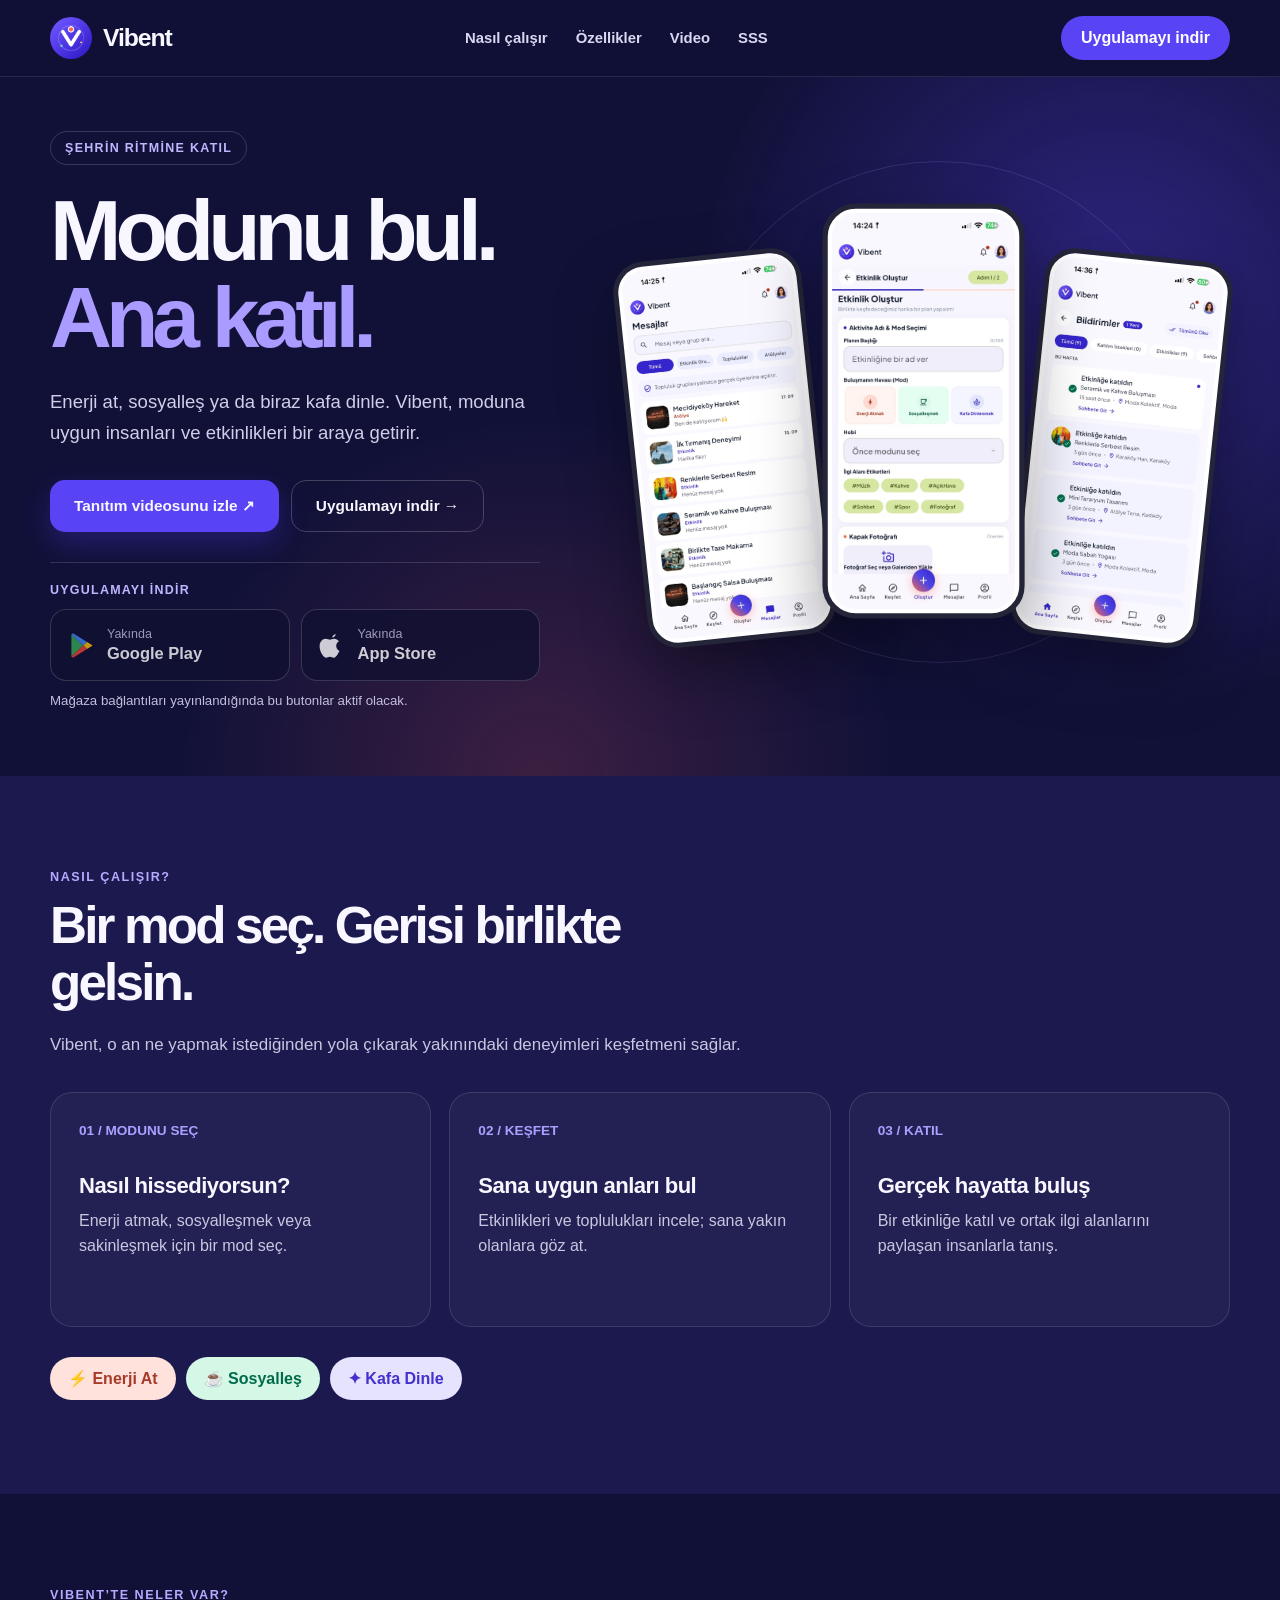
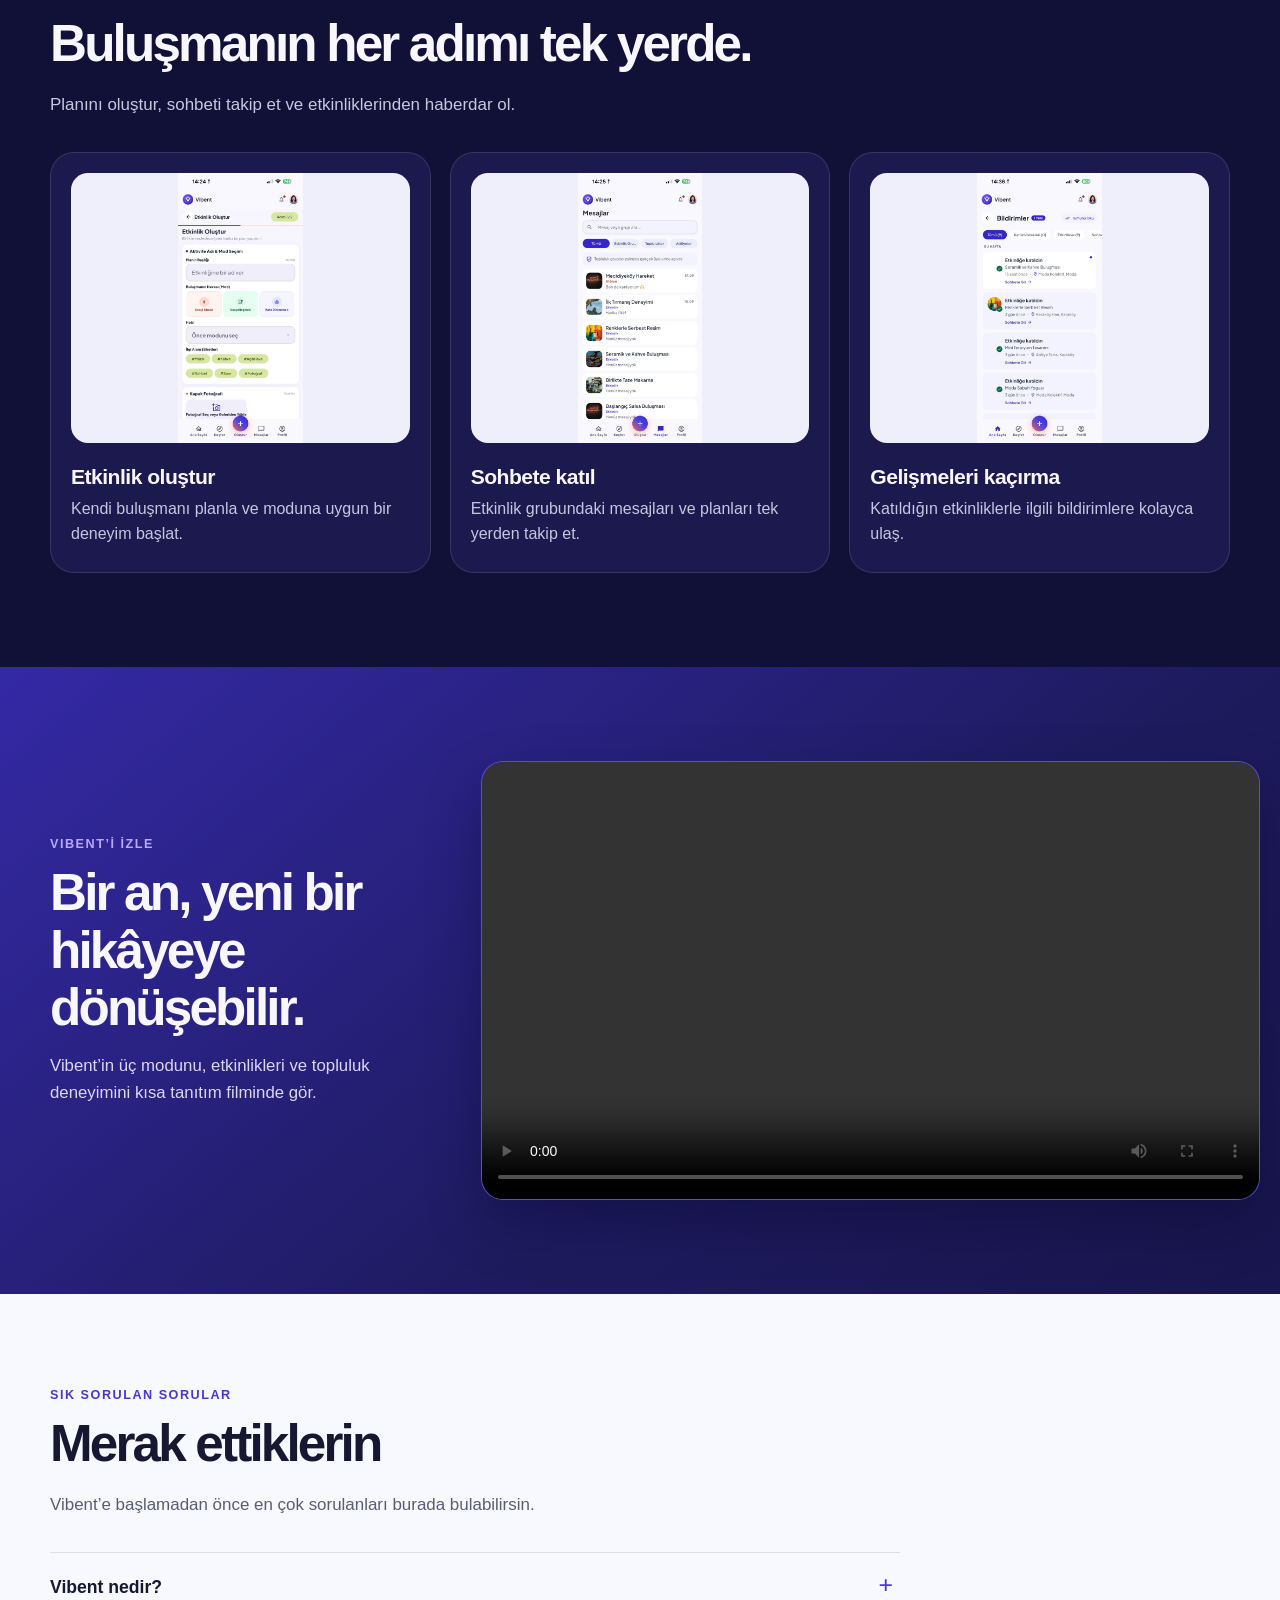
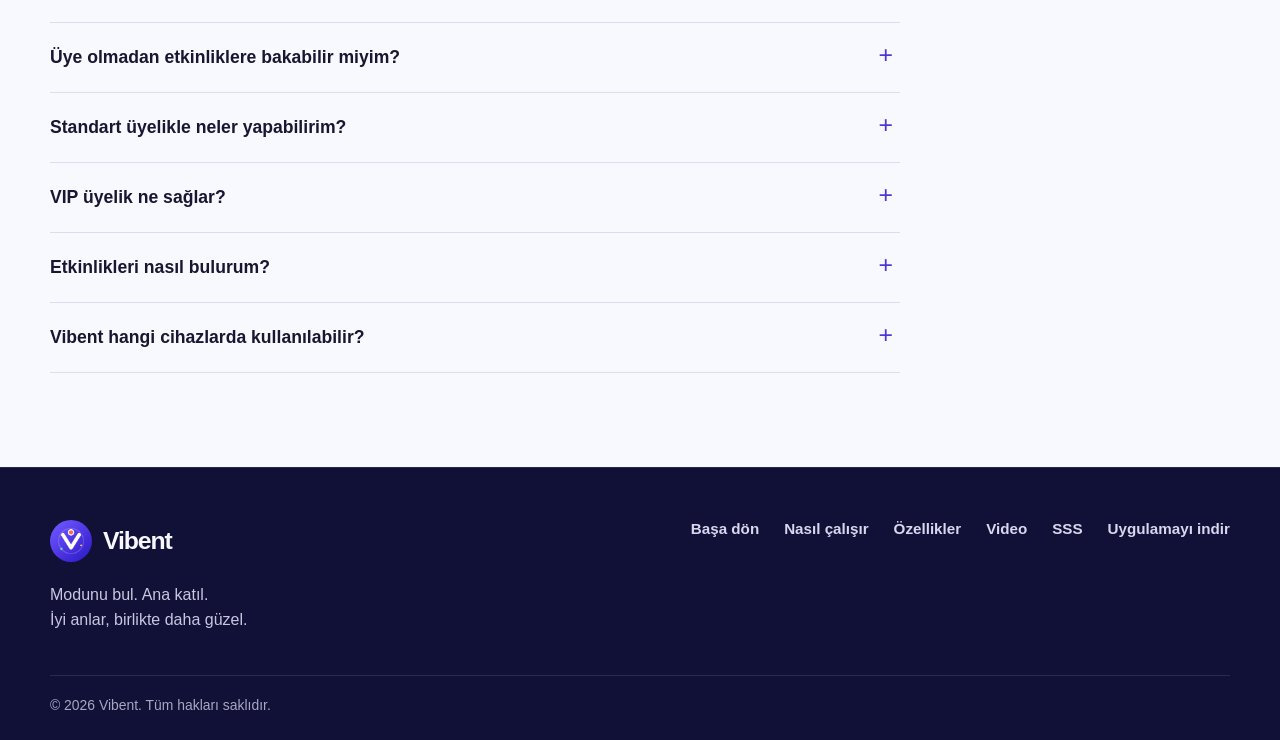
<file: index.html>
<!doctype html>
<html lang="tr">
<head>
  <meta charset="utf-8">
  <meta name="viewport" content="width=device-width, initial-scale=1">
  <meta name="theme-color" content="#171444">
  <meta name="description" content="Vibent ile moduna uygun etkinlikleri ve toplulukları keşfet. Yeni insanlarla gerçek hayatta buluş, istersen kendi etkinliğini oluştur.">
  <title>Vibent — Modunu bul. Ana katıl.</title>
  <link rel="icon" type="image/png" href="assets/vibent-icon.png">
  <style>
    :root { font-family: Inter, ui-sans-serif, -apple-system, BlinkMacSystemFont, "Segoe UI", sans-serif; color:#f8f7ff; background:#111138; scroll-behavior:smooth; }
    * { box-sizing:border-box; }
    body { margin:0; min-width:320px; }
    a { color:inherit; text-decoration:none; }
    button, summary { font:inherit; }
    img { display:block; max-width:100%; }
    section[id] { scroll-margin-top:92px; }
    .container { width:min(100% - 48px, 1180px); margin-inline:auto; }
    .site-header { position:sticky; top:0; z-index:30; background:rgba(17,17,56,.92); backdrop-filter:blur(18px); border-bottom:1px solid rgba(255,255,255,.1); }
    .header-inner { min-height:76px; display:flex; align-items:center; justify-content:space-between; gap:24px; }
    .brand { display:inline-flex; align-items:center; gap:11px; font-size:1.55rem; font-weight:800; letter-spacing:-.045em; white-space:nowrap; }
    .brand img { width:42px; height:42px; border-radius:50%; }
    .desktop-nav { display:flex; align-items:center; gap:28px; color:#dad8f0; font-size:.93rem; font-weight:600; }
    .desktop-nav a:hover, .footer-links a:hover { color:#fff; }
    .pill-link { display:inline-flex; align-items:center; justify-content:center; min-height:44px; padding:0 20px; border-radius:999px; background:#5844f5; color:#fff; font-weight:700; transition:background .2s, transform .2s; }
    .pill-link:hover { background:#7160ff; transform:translateY(-2px); }
    .mobile-nav { display:none; }
    .hero { position:relative; isolation:isolate; overflow:hidden; background:radial-gradient(circle at 87% 32%,rgba(91,69,246,.39),transparent 34%),radial-gradient(circle at 42% 100%,rgba(255,96,112,.18),transparent 35%),#111138; }
    .hero::before { content:""; position:absolute; z-index:-1; width:500px; height:500px; border:1px solid rgba(185,171,255,.15); border-radius:50%; right:7%; top:12%; }
    .hero-inner { min-height:650px; display:grid; grid-template-columns:minmax(0,48%) minmax(0,52%); align-items:center; gap:0; padding-block:54px 65px; }
    .eyebrow { display:inline-flex; margin-bottom:22px; padding:9px 14px; border:1px solid rgba(255,255,255,.16); border-radius:999px; color:#beb7ff; font-size:.78rem; font-weight:800; letter-spacing:.105em; }
    h1 { margin:0; font-size:clamp(3.5rem,6.7vw,5.75rem); line-height:1.01; letter-spacing:-.07em; font-weight:850; }
    h1 span { color:#a99bff; }
    .hero-copy>p { max-width:480px; margin:27px 0 32px; color:#d1cee9; font-size:1.16rem; line-height:1.65; }
    .actions { display:flex; flex-wrap:wrap; gap:12px; }
    .button { display:inline-flex; align-items:center; justify-content:center; min-height:52px; padding:0 24px; border-radius:15px; font-size:.96rem; font-weight:750; transition:transform .2s, background .2s; }
    .button:hover { transform:translateY(-2px); }
    .button.primary { background:#5844f5; box-shadow:0 12px 28px rgba(80,55,230,.3); }
    .button.primary:hover { background:#7261ff; }
    .button.secondary { border:1px solid rgba(255,255,255,.2); }
    .button.secondary:hover { background:rgba(255,255,255,.08); }
    .phones { min-width:0; display:grid; grid-template-columns:repeat(3,minmax(0,1fr)); align-items:center; gap:10px; padding:22px 14px; }
    .phone { position:relative; width:100%; padding:4px; border:5px solid #25253a; border-radius:31px; background:#fff; box-shadow:0 26px 62px rgba(0,0,0,.38); overflow:hidden; }
    .phone img { width:100%; height:auto; aspect-ratio:461 / 1000; border-radius:21px; object-fit:contain; }
    .phone.messages { transform:translateY(27px) rotate(-6deg); }
    .phone.create { z-index:2; transform:translateY(-10px) scale(1.07); }
    .phone.notifications { transform:translateY(27px) rotate(6deg); }
    .section { padding-block:94px; }
    .section-heading { max-width:720px; margin-bottom:34px; }
    .kicker { display:block; margin-bottom:13px; color:#b5aaff; font-size:.79rem; font-weight:800; letter-spacing:.12em; text-transform:uppercase; }
    h2 { margin:0; font-size:clamp(2.2rem,4vw,3.6rem); letter-spacing:-.055em; line-height:1.12; }
    .section-heading p { margin:19px 0 0; color:#c9c7e0; font-size:1.06rem; line-height:1.6; }
    .how { background:#1b194e; }
    .steps { display:grid; grid-template-columns:repeat(3,1fr); gap:18px; }
    .step { padding:28px; min-height:235px; border:1px solid rgba(255,255,255,.12); border-radius:22px; background:rgba(255,255,255,.035); }
    .step-number { display:inline-block; margin-bottom:35px; color:#aaa0ff; font-size:.85rem; font-weight:800; }
    .step h3 { margin:0 0 10px; font-size:1.38rem; letter-spacing:-.025em; }
    .step p { margin:0; color:#c9c7e0; line-height:1.55; }
    .moods { display:flex; flex-wrap:wrap; gap:10px; margin-top:30px; }
    .mood { display:inline-flex; padding:12px 18px; border-radius:999px; font-weight:700; }
    .mood.energy { color:#a93a29; background:#ffe2dc; }
    .mood.social { color:#006b4c; background:#d5f7e6; }
    .mood.calm { color:#4330cd; background:#e6e3ff; }
    .features { background:#111138; }
    .feature-list { display:grid; grid-template-columns:repeat(3,1fr); gap:19px; }
    .feature { padding:20px; border:1px solid rgba(255,255,255,.12); border-radius:24px; background:#1b194e; }
    .feature-image { height:270px; overflow:hidden; border-radius:17px; background:#efeffb; display:flex; justify-content:center; }
    .feature-image img { width:auto; height:100%; max-width:none; }
    .feature h3 { margin:22px 0 8px; font-size:1.32rem; letter-spacing:-.025em; }
    .feature p { margin:0 0 5px; color:#c8c6df; line-height:1.55; }
    .video-section { background:linear-gradient(140deg,#3429a5,#1d1b5d 62%,#19154e); }
    .hero-store { max-width:490px; margin-top:30px; padding-top:20px; border-top:1px solid rgba(255,255,255,.14); scroll-margin-top:110px; }
    .hero-store-label { display:block; margin-bottom:12px; color:#beb7ff; font-size:.78rem; font-weight:800; letter-spacing:.1em; }
    .store-buttons { display:grid; grid-template-columns:repeat(2,minmax(0,1fr)); gap:11px; }
    .store-badge { display:flex; align-items:center; gap:11px; width:100%; min-height:72px; padding:12px 15px; border:1px solid rgba(255,255,255,.2); border-radius:16px; background:#101031; color:#fff; text-align:left; cursor:not-allowed; opacity:.78; }
    .store-symbol { display:inline-flex; align-items:center; justify-content:center; flex:none; width:30px; height:32px; }
    .store-symbol svg { display:block; width:27px; height:27px; }
    .store-badge small, .store-badge strong { display:block; }
    .store-badge small { margin-bottom:3px; color:#c2bfdc; font-size:.78rem; }
    .store-badge strong { font-size:1.03rem; line-height:1.2; }
    .download-note { margin:11px 0 0!important; color:#c2bfdc!important; font-size:.83rem!important; line-height:1.4!important; }
    .video-layout { display:grid; grid-template-columns:34% 66%; align-items:center; gap:30px; }
    .video-layout p { color:#dad7f5; line-height:1.6; font-size:1.05rem; }
    .video-frame { overflow:hidden; border:1px solid rgba(255,255,255,.2); border-radius:22px; box-shadow:0 23px 55px rgba(4,3,33,.3); background:#3023b9; }
    .video-frame video { width:100%; aspect-ratio:16/9; display:block; }
    .faq { background:#f8f8ff; color:#171732; }
    .faq .kicker { color:#4a35d8; }
    .faq .section-heading p { color:#5b5b75; }
    .faq-list { max-width:850px; }
    .faq-list details { border-bottom:1px solid #deddf0; }
    .faq-list details:first-child { border-top:1px solid #deddf0; }
    .faq-list summary { list-style:none; cursor:pointer; position:relative; padding:24px 43px 24px 0; font-size:1.1rem; font-weight:700; }
    .faq-list summary::-webkit-details-marker { display:none; }
    .faq-list summary::after { content:"+"; position:absolute; right:7px; top:18px; font-size:1.55rem; font-weight:400; color:#4a35d8; }
    .faq-list details[open] summary::after { content:"−"; }
    .faq-list details p { max-width:720px; margin:0 0 24px; color:#53536f; line-height:1.65; }
    .site-footer { background:#111138; border-top:1px solid rgba(255,255,255,.1); }
    .footer-main { display:flex; justify-content:space-between; gap:30px; padding-block:52px 42px; }
    .footer-main p { max-width:330px; margin:17px 0 0; color:#c9c6e0; line-height:1.55; }
    .footer-links { display:flex; flex-wrap:wrap; align-items:start; gap:17px 25px; color:#d9d7ee; font-weight:600; font-size:.95rem; }
    .footer-bottom { padding:21px 0 27px; border-top:1px solid rgba(255,255,255,.1); color:#a8a6c4; font-size:.87rem; }
    :focus-visible { outline:3px solid #f7bb71; outline-offset:4px; }
    @media (max-width:980px) { .desktop-nav { gap:14px; } .hero-inner { grid-template-columns:1fr; padding-bottom:30px; } .hero-copy { max-width:700px; } .phones { width:min(620px,100%); margin:auto; } .video-layout { grid-template-columns:1fr; } }
    @media (max-width:720px) { .container { width:min(100% - 32px, 1180px); } .desktop-nav, .header-inner>.pill-link { display:none; } .mobile-nav { display:block; position:relative; } .mobile-nav summary { list-style:none; display:flex; align-items:center; justify-content:center; width:44px; height:44px; border:1px solid rgba(255,255,255,.2); border-radius:12px; cursor:pointer; font-size:1.4rem; } .mobile-nav summary::-webkit-details-marker { display:none; } .mobile-menu { position:absolute; right:0; top:52px; display:flex; flex-direction:column; gap:0; min-width:220px; padding:8px; border:1px solid rgba(255,255,255,.16); border-radius:16px; background:#24215b; box-shadow:0 15px 30px rgba(0,0,0,.3); } .mobile-menu a { padding:12px 13px; border-radius:9px; font-weight:600; } .mobile-menu a:hover { background:rgba(255,255,255,.1); } .header-inner { min-height:68px; } .hero-inner { min-height:0; padding-block:52px 10px; } h1 { font-size:clamp(3.45rem,12vw,5rem); } .phones { padding-block:38px; } .section { padding-block:68px; } .steps, .feature-list { grid-template-columns:1fr; } .step { min-height:0; } .step-number { margin-bottom:18px; } .feature { display:grid; grid-template-columns:150px 1fr; column-gap:20px; align-items:center; } .feature-image { grid-row:span 2; height:210px; } .feature h3 { margin-top:0; } .footer-main { flex-direction:column; } }
    @media (max-width:490px) { .hero-copy>p { font-size:1.04rem; } .phones { gap:5px; padding:28px 7px 40px; } .phone { border-width:3px; padding:3px; border-radius:20px; } .phone img { border-radius:14px; } .phone.messages, .phone.notifications { transform:translateY(13px) rotate(0deg); } .phone.create { transform:translateY(-5px) scale(1.07); } .feature { display:block; } .feature-image { height:230px; } .store-badge { gap:7px; padding:10px; } .store-symbol { width:24px; } .store-symbol svg { width:23px; height:23px; } .store-badge strong { font-size:.93rem; } .footer-links { display:grid; grid-template-columns:repeat(2,1fr); } }
    @media (prefers-reduced-motion:reduce) { :root { scroll-behavior:auto; } *,*::before,*::after { transition:none!important; animation:none!important; } }
  </style>
</head>
<body>
  <header class="site-header" id="ust">
    <div class="container header-inner">
      <a class="brand" href="#ust" aria-label="Vibent, sayfanın başına dön"><img src="assets/vibent-icon.png" alt=""><span>Vibent</span></a>
      <nav class="desktop-nav" aria-label="Ana menü">
        <a href="#nasil-calisir">Nasıl çalışır</a><a href="#ozellikler">Özellikler</a><a href="#video">Video</a><a href="#sss">SSS</a>
      </nav>
      <a class="pill-link" href="#indir">Uygulamayı indir</a>
      <details class="mobile-nav"><summary aria-label="Menüyü aç">☰</summary><nav class="mobile-menu" aria-label="Mobil menü"><a href="#nasil-calisir">Nasıl çalışır</a><a href="#ozellikler">Özellikler</a><a href="#video">Video</a><a href="#sss">SSS</a><a href="#indir">Uygulamayı indir</a></nav></details>
    </div>
  </header>
  <main>
    <section class="hero" aria-labelledby="hero-title">
      <div class="container hero-inner">
        <div class="hero-copy">
          <span class="eyebrow">ŞEHRİN RİTMİNE KATIL</span>
          <h1 id="hero-title">Modunu bul.<br><span>Ana katıl.</span></h1>
          <p>Enerji at, sosyalleş ya da biraz kafa dinle. Vibent, moduna uygun insanları ve etkinlikleri bir araya getirir.</p>
          <div class="actions"><a class="button primary" href="#video">Tanıtım videosunu izle ↗</a><a class="button secondary" href="#indir">Uygulamayı indir →</a></div>
          <div class="hero-store" id="indir" aria-label="Uygulama mağazaları">
            <span class="hero-store-label">UYGULAMAYI İNDİR</span>
            <div class="store-buttons">
              <button class="store-badge" type="button" disabled aria-label="Google Play indirme bağlantısı yakında"><span class="store-symbol" aria-hidden="true"><svg viewBox="0 0 32 32" xmlns="http://www.w3.org/2000/svg"><path fill="#34A853" d="M4 2.9v26.2L18.1 16z"/><path fill="#4285F4" d="M4 2.9 18.1 16l4.5-4.2L6.9 2.2C5.8 1.5 4.8 1.8 4 2.9z"/><path fill="#FBBC04" d="m18.1 16 4.5-4.2 5.3 3.2c1.2.7 1.2 1.3 0 2l-5.3 3.2z"/><path fill="#EA4335" d="m4 29.1 14.1-13.1 4.5 4.2-15.7 9.6c-1.1.7-2.1.4-2.9-.7z"/></svg></span><span><small>Yakında</small><strong>Google Play</strong></span></button>
              <button class="store-badge" type="button" disabled aria-label="App Store indirme bağlantısı yakında"><span class="store-symbol" aria-hidden="true"><svg viewBox="0 0 24 24" xmlns="http://www.w3.org/2000/svg" fill="currentColor"><path d="M15.8 2c-.3 1.4-1.5 2.7-3.1 2.9.1-1.5 1.4-2.8 3.1-2.9ZM19 16.9c-.5 1.2-.8 1.7-1.5 2.8-.9 1.4-2.1 3.1-3.6 3.1-1.3 0-1.6-.8-3.3-.8-1.7 0-2.1.8-3.4.8-1.5.1-2.7-1.6-3.6-3C1.3 16.2.8 11.5 2.3 8.9c1-1.8 2.8-2.9 4.7-2.9 1.5 0 2.7.9 3.6.9.8 0 2.2-1 3.9-.9 1.6.1 3.1.9 4.1 2.2-3.5 1.9-3 6.8.4 8.7Z"/></svg></span><span><small>Yakında</small><strong>App Store</strong></span></button>
            </div>
            <p class="download-note">Mağaza bağlantıları yayınlandığında bu butonlar aktif olacak.</p>
          </div>
        </div>
        <div class="phones" aria-label="Vibent uygulamasının gerçek ekranları">
          <div class="phone messages"><img src="assets/messages.jpg" alt="Vibent mesajlar ekranı" width="461" height="1000"></div>
          <div class="phone create"><img src="assets/create.jpg" alt="Vibent etkinlik oluşturma ekranı" width="461" height="1000"></div>
          <div class="phone notifications"><img src="assets/notifications.jpg" alt="Vibent bildirimler ekranı" width="461" height="1000"></div>
        </div>
      </div>
    </section>
    <section class="section how" id="nasil-calisir" aria-labelledby="how-title">
      <div class="container">
        <div class="section-heading"><span class="kicker">NASIL ÇALIŞIR?</span><h2 id="how-title">Bir mod seç. Gerisi birlikte gelsin.</h2><p>Vibent, o an ne yapmak istediğinden yola çıkarak yakınındaki deneyimleri keşfetmeni sağlar.</p></div>
        <div class="steps">
          <article class="step"><span class="step-number">01 / MODUNU SEÇ</span><h3>Nasıl hissediyorsun?</h3><p>Enerji atmak, sosyalleşmek veya sakinleşmek için bir mod seç.</p></article>
          <article class="step"><span class="step-number">02 / KEŞFET</span><h3>Sana uygun anları bul</h3><p>Etkinlikleri ve toplulukları incele; sana yakın olanlara göz at.</p></article>
          <article class="step"><span class="step-number">03 / KATIL</span><h3>Gerçek hayatta buluş</h3><p>Bir etkinliğe katıl ve ortak ilgi alanlarını paylaşan insanlarla tanış.</p></article>
        </div>
        <div class="moods" aria-label="Vibent modları"><span class="mood energy">⚡ Enerji At</span><span class="mood social">☕ Sosyalleş</span><span class="mood calm">✦ Kafa Dinle</span></div>
      </div>
    </section>
    <section class="section features" id="ozellikler" aria-labelledby="features-title">
      <div class="container">
        <div class="section-heading"><span class="kicker">VIBENT’TE NELER VAR?</span><h2 id="features-title">Buluşmanın her adımı tek yerde.</h2><p>Planını oluştur, sohbeti takip et ve etkinliklerinden haberdar ol.</p></div>
        <div class="feature-list">
          <article class="feature"><div class="feature-image"><img src="assets/create.jpg" alt="Etkinlik oluşturma ekranı" loading="lazy" width="461" height="1000"></div><h3>Etkinlik oluştur</h3><p>Kendi buluşmanı planla ve moduna uygun bir deneyim başlat.</p></article>
          <article class="feature"><div class="feature-image"><img src="assets/messages.jpg" alt="Etkinlik mesajları ekranı" loading="lazy" width="461" height="1000"></div><h3>Sohbete katıl</h3><p>Etkinlik grubundaki mesajları ve planları tek yerden takip et.</p></article>
          <article class="feature"><div class="feature-image"><img src="assets/notifications.jpg" alt="Bildirimler ekranı" loading="lazy" width="461" height="1000"></div><h3>Gelişmeleri kaçırma</h3><p>Katıldığın etkinliklerle ilgili bildirimlere kolayca ulaş.</p></article>
        </div>
      </div>
    </section>
    <section class="section video-section" id="video" aria-labelledby="video-title">
      <div class="container video-layout">
        <div><span class="kicker">VIBENT’İ İZLE</span><h2 id="video-title">Bir an, yeni bir hikâyeye dönüşebilir.</h2><p>Vibent’in üç modunu, etkinlikleri ve topluluk deneyimini kısa tanıtım filminde gör.</p></div>
        <div class="video-frame"><video controls preload="metadata" playsinline aria-label="Vibent tanıtım videosu"><source src="assets/vibent-tanitim.mp4" type="video/mp4">Tarayıcın video oynatmayı desteklemiyor.</video></div>
      </div>
    </section>
    <section class="section faq" id="sss" aria-labelledby="faq-title">
      <div class="container">
        <div class="section-heading"><span class="kicker">SIK SORULAN SORULAR</span><h2 id="faq-title">Merak ettiklerin</h2><p>Vibent’e başlamadan önce en çok sorulanları burada bulabilirsin.</p></div>
        <div class="faq-list">
          <details><summary>Vibent nedir?</summary><p>Vibent; moduna, ilgine ve bulunduğun yere uygun etkinlikleri ve toplulukları keşfetmene yardımcı olan bir buluşma uygulamasıdır.</p></details>
          <details><summary>Üye olmadan etkinliklere bakabilir miyim?</summary><p>Evet. Misafir olarak etkinlikleri ve detaylarını inceleyebilirsin. Katılmak için hesap oluşturman veya giriş yapman gerekir.</p></details>
          <details><summary>Standart üyelikle neler yapabilirim?</summary><p>Giriş yaptıktan sonra etkinliklere ve topluluklara katılabilirsin. Mesajlaşma ve etkinlik oluşturma VIP üyeliğe dahildir.</p></details>
          <details><summary>VIP üyelik ne sağlar?</summary><p>VIP üyeler etkinlik ve topluluklara katılmanın yanında mesajlaşabilir ve kendi etkinliklerini oluşturabilir.</p></details>
          <details><summary>Etkinlikleri nasıl bulurum?</summary><p>Enerji At, Sosyalleş veya Kafa Dinle modlarından birini seçerek sana uygun etkinlikleri keşfedebilirsin. Konuma göre yakınındaki etkinliklere de bakabilirsin.</p></details>
          <details><summary>Vibent hangi cihazlarda kullanılabilir?</summary><p>Vibent, iPhone ve Android telefonlar için geliştiriliyor. Mağaza bağlantıları hazır olduğunda bu sayfaya eklenecek.</p></details>
        </div>
      </div>
    </section>
  </main>
  <footer class="site-footer">
    <div class="container footer-main">
      <div><a class="brand" href="#ust"><img src="assets/vibent-icon.png" alt=""><span>Vibent</span></a><p>Modunu bul. Ana katıl.<br>İyi anlar, birlikte daha güzel.</p></div>
      <nav class="footer-links" aria-label="Alt menü"><a href="#ust">Başa dön</a><a href="#nasil-calisir">Nasıl çalışır</a><a href="#ozellikler">Özellikler</a><a href="#video">Video</a><a href="#sss">SSS</a><a href="#indir">Uygulamayı indir</a></nav>
    </div>
    <div class="container footer-bottom">© 2026 Vibent. Tüm hakları saklıdır.</div>
  </footer>
  <script>
    document.querySelectorAll('.mobile-menu a').forEach((link) => {
      link.addEventListener('click', () => { document.querySelector('.mobile-nav').open = false; });
    });
  </script>
</body>
</html>
</file>
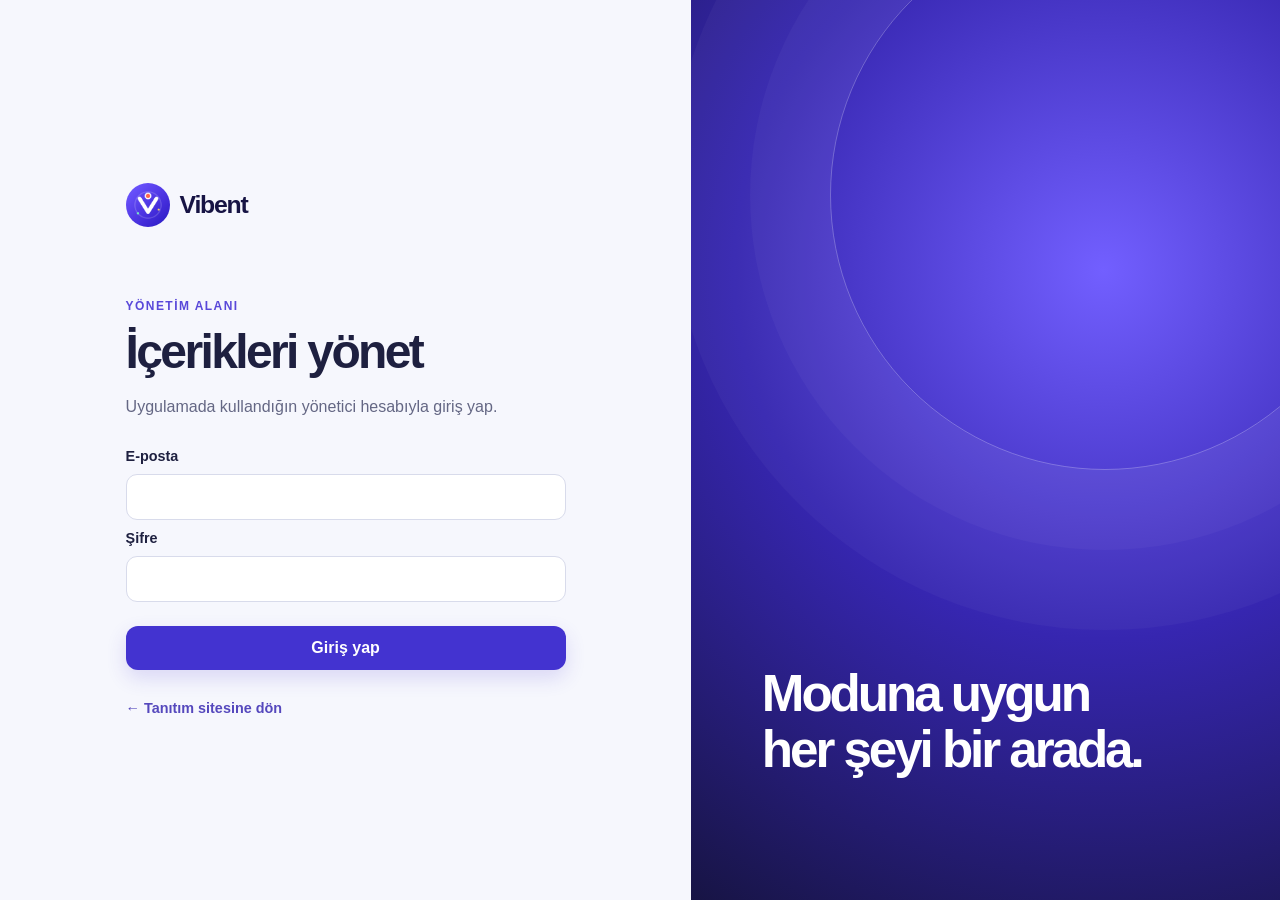
<file: dashboard/index.html>
<!doctype html>
<html lang="tr">
<head>
  <meta charset="utf-8">
  <meta name="viewport" content="width=device-width, initial-scale=1">
  <meta name="robots" content="noindex, nofollow">
  <meta name="theme-color" content="#171444">
  <title>Vibent Yönetim</title>
  <link rel="icon" type="image/png" href="/assets/vibent-icon.png">
  <link rel="stylesheet" href="/dashboard/dashboard.css?v=20260924c">
  <script defer src="/dashboard/config.js"></script>
  <script defer src="/dashboard/dashboard.js?v=20260924c"></script>
  <script defer src="/dashboard/content-editor.js?v=20260924c"></script>
  <script defer src="/dashboard/suggestions.js?v=20260924c"></script>
</head>
<body>
  <div id="notice" class="notice" role="status" aria-live="polite" hidden></div>

  <main id="login-view" class="login-layout">
    <section class="login-card" aria-labelledby="login-title">
      <div class="brand"><img src="/assets/vibent-icon.png" alt="" width="44" height="44"><span>Vibent</span></div>
      <div class="login-heading">
        <span class="eyebrow">YÖNETİM ALANI</span>
        <h1 id="login-title">İçerikleri yönet</h1>
        <p>Uygulamada kullandığın yönetici hesabıyla giriş yap.</p>
      </div>
      <form id="login-form">
        <label for="email">E-posta</label>
        <input id="email" name="email" type="email" autocomplete="username" required>
        <label for="password">Şifre</label>
        <input id="password" name="password" type="password" autocomplete="current-password" required>
        <button id="login-button" class="primary-button" type="submit">Giriş yap</button>
      </form>
      <p id="login-error" class="form-error" role="alert" hidden></p>
      <a class="back-link" href="/">← Tanıtım sitesine dön</a>
    </section>
    <aside class="login-aside" aria-hidden="true"><span class="orb"></span><p>Moduna uygun<br>her şeyi bir arada.</p></aside>
  </main>

  <div id="app-view" class="app-shell" hidden>
    <aside class="sidebar">
      <a class="brand sidebar-brand" href="/"><img src="/assets/vibent-icon.png" alt="" width="38" height="38"><span>Vibent</span></a>
      <span class="sidebar-caption">YÖNETİM</span>
      <nav aria-label="Yönetim bölümleri">
        <button id="tables-nav" class="nav-item selected" type="button">▦ <span>Tablolar</span></button>
        <button id="users-nav" class="nav-item" type="button">♙ <span>Kullanıcılar</span></button>
        <button id="moderation-nav" class="nav-item" type="button">⚑ <span>Moderasyon</span></button>
        <button id="suggestions-nav" class="nav-item" type="button">✧ <span>Öneriler</span></button>
        <button id="memberships-nav" class="nav-item" type="button">✦ <span>VIP Üyelikler</span></button>
        <button id="hobbies-nav" class="nav-item" type="button">✳ <span>Hobiler</span></button>
        <button id="events-nav" class="nav-item" type="button">◷ <span>Etkinlikler</span></button>
        <button id="venues-nav" class="nav-item" type="button">▣ <span>Atölye / Mekânlar</span></button>
        <button id="moods-nav" class="nav-item" type="button">◈ <span>Modlar</span></button>
        <button id="categories-nav" class="nav-item" type="button">▤ <span>Kategoriler</span></button>
        <button id="media-nav" class="nav-item" type="button">▧ <span>Görseller</span></button>
      </nav>
      <div class="sidebar-foot"><span id="account-email"></span><button id="logout-button" type="button">Çıkış yap</button></div>
    </aside>

    <main class="workspace">
      <header class="workspace-header"><div><span class="eyebrow">TEST ORTAMI</span><h1 id="page-title">Tablolar</h1></div><a href="/" class="site-link">Siteyi gör ↗</a></header>
      <section id="tables-view" class="tables-layout" aria-label="Tablo yönetimi">
        <aside class="table-sidebar"><label for="table-search">Tablo ara</label><input id="table-search" type="search" placeholder="Tablo adı"><div id="table-list" class="table-list"></div></aside>
        <div class="table-content"><div class="content-toolbar"><div><h2 id="table-title">Bir tablo seç</h2><p id="table-description">Kayıtları görüntüle ve düzenle.</p></div><button id="add-row-button" class="primary-button" type="button" disabled>+ Yeni kayıt</button></div><div class="search-toolbar"><input id="row-search" type="search" placeholder="Bu sayfadaki kayıtlarda ara" aria-label="Bu sayfadaki kayıtlarda ara"><button id="refresh-button" type="button">Yenile</button></div><div id="table-state" class="table-state">Tablolar yükleniyor…</div><div id="rows-container" class="rows-container" hidden><table><thead id="rows-head"></thead><tbody id="rows-body"></tbody></table></div><div class="pagination"><button id="prev-page" type="button">← Önceki</button><span id="page-info"></span><button id="next-page" type="button">Sonraki →</button></div></div>
      </section>
      <section id="users-view" class="management-view" hidden aria-label="Tüm kullanıcılar">
        <div class="section-intro"><span class="eyebrow">KULLANICI YÖNETİMİ</span><h2>Tüm kullanıcılar</h2><p>VIP olsun olmasın kayıtlı tüm hesapları isim, e-posta ve üyelik durumuyla gör.</p></div>
        <div class="management-panel"><div class="search-toolbar"><input id="users-search" type="search" placeholder="Ad, kullanıcı adı veya e-posta ara" aria-label="Kullanıcı ara"><button id="users-refresh" type="button">Yenile</button></div><p id="users-state" class="table-state">Kullanıcılar yükleniyor…</p><div id="users-table-wrap" class="rows-container" hidden><table><thead><tr><th>Üye</th><th>Konum</th><th>Üyelik</th><th>Kaynak</th><th>Kayıt</th><th>Son giriş</th><th>İşlem</th></tr></thead><tbody id="users-rows"></tbody></table></div><div class="pagination"><button id="users-prev" type="button">← Önceki</button><span id="users-page-info"></span><button id="users-next" type="button">Sonraki →</button></div></div>
      </section>
      <section id="memberships-view" class="memberships-view" hidden aria-label="VIP üyelik yönetimi">
        <div class="membership-intro"><span class="eyebrow">ÜYELİK YÖNETİMİ</span><h2>VIP üyelikler</h2><p>Elle tanımlanan VIP üyeler ile mağaza üzerinden satın alınan üyelikleri ayrı gör. Satın alma sistemi henüz aktif değilse mağaza bölümü boş kalır.</p></div>
        <div class="membership-stats" aria-label="Aktif VIP özeti">
          <div><span>Aktif VIP</span><strong id="vip-active-count">—</strong></div>
          <div><span>Elle tanımlanan</span><strong id="vip-manual-count">—</strong></div>
          <div><span>Mağazadan alınan</span><strong id="vip-purchased-count">—</strong></div>
          <div><span>Promosyon</span><strong id="vip-promotion-count">—</strong></div>
        </div>
        <div class="membership-panel">
          <div class="membership-controls"><input id="membership-search" type="search" placeholder="İsim veya e-posta ara" aria-label="Üyeliklerde isim veya e-posta ara"><div class="membership-filters" role="group" aria-label="Üyelik kaynağı">
            <button type="button" data-membership-filter="all" class="selected" aria-pressed="true">Tüm VIP</button>
            <button type="button" data-membership-filter="manual" aria-pressed="false">Elle tanımlanan</button>
            <button type="button" data-membership-filter="purchased" aria-pressed="false">Uygulama içi satın alma</button>
            <button type="button" data-membership-filter="promotion" aria-pressed="false">Promosyon</button>
            <button type="button" data-membership-filter="standard" aria-pressed="false">Standart üyeler</button>
          </div></div>
          <p id="membership-state" class="table-state">Üyelikler yükleniyor…</p>
          <div id="membership-table-wrap" class="rows-container" hidden><table><thead><tr><th scope="col">Üye</th><th scope="col">Durum</th><th scope="col">Kaynak</th><th scope="col">Başlangıç</th><th scope="col">Bitiş</th><th scope="col">İşlem</th></tr></thead><tbody id="membership-rows"></tbody></table></div>
        </div>
      </section>
      <section id="hobbies-view" class="management-view" hidden aria-label="Hobi yönetimi">
        <div class="section-intro"><span class="eyebrow">İÇERİK YÖNETİMİ</span><h2>Hobiler</h2><p>Yeni hobi oluştur, açıklamalarını ve modlarını düzenle, fotoğraf yükle. Yeni kayıtlar taslak başlar.</p></div>
        <div class="hobby-layout"><aside class="hobby-list-panel"><div class="hobby-list-head"><input id="hobby-search" type="search" placeholder="Hobi ara" aria-label="Hobi ara"><button id="new-hobby" type="button">+ Yeni</button></div><div id="hobby-list" class="hobby-list"></div></aside>
          <form id="hobby-form" class="hobby-editor"><div class="hobby-editor-head"><div><span class="eyebrow">HOBİ EDİTÖRÜ</span><h3 id="hobby-editor-title">Yeni hobi</h3></div><div class="editor-actions"><button id="hobby-delete" class="danger-button" type="button" hidden>Sil</button><button id="hobby-save" class="primary-button" type="submit">Kaydet</button></div></div><p id="hobby-error" class="form-error" role="alert" hidden></p><div class="hobby-fields">
            <label>Hobi adı *<input name="name" required maxlength="120" placeholder="Örn. Seramik"></label><label>URL adı *<input name="slug" required pattern="[a-z0-9]+(-[a-z0-9]+)*" placeholder="seramik"></label>
            <label>Kategori<select name="category_id" id="hobby-category"></select></label><label>Sıralama<input name="sort_order" type="number" value="0"></label>
            <label class="wide">Kısa açıklama<textarea name="short_description" rows="2"></textarea></label><label class="wide">Detaylı açıklama<textarea name="description" rows="4"></textarea></label>
            <fieldset class="wide"><legend>Uygun modlar</legend><div id="hobby-moods" class="mood-options"></div></fieldset>
            <label>Zorluk<input name="difficulty" placeholder="Başlangıç → Orta"></label><label>Ortam<input name="environment" placeholder="İç / dış mekan"></label>
            <label>Süre açıklaması<input name="typical_duration" placeholder="1–2 saat"></label><label>Süre (dakika)<input name="typical_duration_minutes" type="number" min="1"></label>
            <label>Sosyallik seviyesi<input name="social_level"></label><label>Enerji seviyesi<input name="energy_level"></label>
            <label class="wide">Neler beklenir?<textarea name="what_to_expect" rows="3"></textarea></label><label class="wide">Ne getirilmeli?<textarea name="what_to_bring" rows="3"></textarea></label>
            <label class="wide">Yeni başlayan notu<textarea name="beginner_note" rows="2"></textarea></label><label class="wide">Güvenlik notu<textarea name="safety_note" rows="2"></textarea></label>
            <label class="wide">Önceden bilinsin (her satır bir ipucu)<textarea name="know_before" rows="3"></textarea></label><label class="wide">Getirilecekler (her satır bir ipucu)<textarea name="bring" rows="3"></textarea></label>
            <label class="wide">Video bağlantısı<input name="video_url" type="url" placeholder="https://"></label>
            <label class="check-line"><input name="is_beginner_friendly" type="checkbox" checked> Yeni başlayanlara uygun</label><label class="check-line"><input name="is_active" type="checkbox"> Yayında</label>
          </div><div class="hobby-photos"><h4>Fotoğraflar</h4><p>En fazla 5 MB JPG. Bir fotoğrafı kapak seçebilirsin; mobil uygulama şu anda yalnızca kapağı gösterir.</p><img id="hobby-cover-preview" class="hobby-cover-preview" alt="Mevcut kapak" hidden><div class="photo-upload-row"><input id="hobby-photo-file" type="file" accept="image/jpeg,.jpg,.jpeg" multiple><button id="hobby-photo-upload" type="button">Fotoğraf yükle</button></div><small id="hobby-photo-hint">Fotoğraf eklemek için önce hobiyi kaydet.</small><div id="hobby-gallery" class="hobby-gallery"></div></div></form>
        </div>
      </section>
      <section id="content-view" class="management-view" hidden aria-label="İçerik yönetimi">
        <div class="section-intro"><span class="eyebrow">İÇERİK YÖNETİMİ</span><h2 id="content-heading">Etkinlikler</h2><p id="content-description"></p></div>
        <div class="hobby-layout"><aside class="hobby-list-panel"><div class="hobby-list-head"><input id="content-search" type="search" placeholder="İçerik ara" aria-label="İçerik ara"><button id="new-content" type="button">+ Yeni</button></div><div id="content-list" class="hobby-list"></div></aside>
          <form id="content-form" class="hobby-editor"><div class="hobby-editor-head"><div><span class="eyebrow">DETAYLI DÜZENLEME</span><h3 id="content-editor-title">Yeni kayıt</h3></div><div class="editor-actions"><button id="content-delete" class="danger-button" type="button" hidden>Sil</button><button id="content-save" class="primary-button" type="submit">Kaydet</button></div></div><p id="content-error" class="form-error" role="alert" hidden></p><div id="content-fields" class="hobby-fields"></div>
            <div id="content-photos" class="hobby-photos"><h4>Görseller</h4><p id="content-image-help">JPG, en fazla 5 MB.</p><img id="content-cover-preview" class="hobby-cover-preview" alt="Mevcut kapak" hidden><div class="photo-upload-row"><input id="content-photo-file" type="file" accept="image/jpeg,.jpg,.jpeg" multiple><button id="content-photo-upload" type="button">Görsel yükle</button></div><small id="content-photo-hint">Önce kaydı oluştur.</small><div id="content-gallery" class="hobby-gallery"></div></div>
          </form></div>
      </section>
      <section id="moderation-view" class="management-view" hidden aria-label="Moderasyon kuyruğu">
        <div class="section-intro"><span class="eyebrow">GÜVENLİK</span><h2>Bildirimleri incele</h2><p>Üye, mesaj ve sohbet bildirimlerine yalnız yetkili yönetici erişir. İşlemler kayıt altına alınır.</p></div>
        <div class="management-panel"><div class="search-toolbar"><select id="moderation-filter" aria-label="Bildirim durumu"><option value="open">Açık bildirimler</option><option value="closed">Sonuçlananlar</option><option value="all">Tümü</option></select><button id="moderation-refresh" type="button">Yenile</button></div><p id="moderation-state" class="table-state">Bildirimler yükleniyor…</p><div id="moderation-list" class="moderation-list"></div></div>
      </section>
      <section id="suggestions-view" class="management-view" hidden aria-label="İçerik önerileri">
        <div class="section-intro"><span class="eyebrow">İÇERİK ÖNERİLERİ</span><h2>Kullanıcı önerileri</h2><p>Bilgileri doğrula, mevcut kayıtla eşleştir veya yayına kapalı taslak oluştur. Hiçbir öneri kendiliğinden yayımlanmaz.</p></div>
        <div class="management-panel"><div class="search-toolbar"><select id="suggestions-filter" aria-label="Öneri durumu"><option value="pending">İncelenecekler</option><option value="approved">Onaylı taslaklar</option><option value="all">Tümü</option><option value="added">Eklenenler</option><option value="rejected">Uygun bulunmayanlar</option></select><button id="suggestions-refresh" type="button">Yenile</button></div><p id="suggestions-state" class="table-state">Öneriler yükleniyor…</p><div id="suggestions-list" class="moderation-list"></div></div>
      </section>
      <section id="media-view" class="media-view" hidden aria-label="Görsel yönetimi"><div class="media-card"><span class="eyebrow">HOBİ GÖRSELLERİ</span><h2>Yeni kapak görseli</h2><p>JPG görseli yükle. Oluşan bağlantıyı kopyalayıp ilgili hobinin görsel alanına yapıştırabilirsin.</p><form id="upload-form"><label for="image-file">Görsel seç</label><input id="image-file" type="file" accept="image/jpeg,.jpg,.jpeg" required><button id="upload-button" class="primary-button" type="submit">Görseli yükle</button></form><div id="upload-result" class="upload-result" hidden><img id="upload-preview" alt="Yüklenen hobi görseli"><label for="upload-url">Görsel bağlantısı</label><div class="copy-row"><input id="upload-url" readonly><button id="copy-url-button" type="button">Kopyala</button></div></div></div></section>
    </main>
  </div>

  <dialog id="record-dialog" aria-labelledby="dialog-title"><form id="record-form" method="dialog"><header><div><span class="eyebrow">KAYIT</span><h2 id="dialog-title">Kayıt düzenle</h2></div><button id="close-dialog" type="button" aria-label="Kapat">×</button></header><div id="record-fields" class="record-fields"></div><p id="record-error" class="form-error" role="alert" hidden></p><footer><button id="delete-button" class="danger-button" type="button" hidden>Kaydı sil</button><span></span><button id="cancel-button" type="button">Vazgeç</button><button id="save-button" class="primary-button" type="submit">Kaydet</button></footer></form></dialog>
</body>
</html>
</file>
<file: dashboard/dashboard.css>
:root{font-family:Inter,-apple-system,BlinkMacSystemFont,"Segoe UI",sans-serif;color:#1e2040;background:#f6f7fd;font-size:16px}*{box-sizing:border-box}body{margin:0;min-width:320px}button,input,textarea{font:inherit}button{cursor:pointer}button:disabled{cursor:not-allowed;opacity:.5}a{color:inherit;text-decoration:none}[hidden]{display:none!important}:focus-visible{outline:3px solid #9b8cff;outline-offset:2px}.eyebrow{font-size:.75rem;letter-spacing:.12em;font-weight:800;color:#5948d9}.brand{display:inline-flex;align-items:center;gap:10px;color:#171444;font-size:1.55rem;font-weight:850;letter-spacing:-.05em}.brand img{border-radius:50%}.primary-button{min-height:44px;border:0;border-radius:12px;padding:10px 18px;background:#4333d0;color:white;font-weight:750;box-shadow:0 8px 20px rgba(67,51,208,.16)}.primary-button:hover:not(:disabled){background:#3424b9}.notice{position:fixed;z-index:30;right:22px;top:18px;max-width:min(440px,calc(100vw - 44px));padding:14px 18px;border-radius:13px;background:#171444;color:#fff;box-shadow:0 18px 40px rgba(12,10,50,.22)}.notice.error{background:#a12536}.login-layout{min-height:100dvh;display:grid;grid-template-columns:minmax(0,1fr) minmax(320px,46%)}.login-card{width:min(440px,calc(100% - 48px));margin:auto}.login-heading{margin:65px 0 28px}.login-heading h1{margin:10px 0;font-size:clamp(2rem,4vw,3rem);letter-spacing:-.055em}.login-heading p{color:#646784;line-height:1.55}.login-card form{display:grid;gap:10px}.login-card label,.media-card label,.record-fields label{font-size:.9rem;font-weight:700}.login-card input,.table-sidebar input,.search-toolbar input,.media-card input,.record-fields input,.record-fields textarea{width:100%;min-height:46px;border:1px solid #d8dbeb;border-radius:11px;background:white;padding:10px 13px;color:#20233f}.login-card .primary-button{margin-top:14px}.form-error{padding:11px 13px;border-radius:10px;color:#9d2533;background:#fff1f3}.back-link{display:inline-block;margin-top:30px;color:#5548bd;font-size:.9rem;font-weight:650}.login-aside{display:flex;align-items:end;position:relative;overflow:hidden;padding:12%;background:radial-gradient(circle at 70% 30%,#725fff,#3626b0 49%,#171444 100%);color:#fff}.login-aside p{position:relative;font-size:clamp(2.3rem,4vw,5rem);line-height:1.1;letter-spacing:-.06em;font-weight:800}.orb{position:absolute;width:550px;height:550px;border:1px solid #ffffff45;border-radius:50%;right:-100px;top:-80px;box-shadow:0 0 0 80px #ffffff08,0 0 0 160px #ffffff08}.app-shell{min-height:100dvh;display:grid;grid-template-columns:236px minmax(0,1fr)}.sidebar{display:flex;flex-direction:column;background:#171444;color:#c9c6ec;padding:27px 16px}.sidebar-brand{color:white;padding:0 11px}.sidebar-caption{margin:56px 12px 13px;color:#9592c4;font-size:.72rem;font-weight:800;letter-spacing:.14em}.sidebar nav{display:grid;gap:6px}.nav-item{display:flex;gap:12px;align-items:center;border:0;border-radius:10px;padding:13px 15px;background:transparent;color:inherit;text-align:left;font-weight:650}.nav-item:hover,.nav-item.selected{background:#ffffff16;color:#fff}.sidebar-foot{display:grid;gap:10px;margin-top:auto;padding:20px 11px 0;border-top:1px solid #ffffff1f;font-size:.85rem;overflow-wrap:anywhere}.sidebar-foot button{width:max-content;border:0;background:none;color:#fff;padding:0;text-decoration:underline}.workspace{min-width:0;padding:32px clamp(18px,3vw,48px)}.workspace-header{display:flex;justify-content:space-between;align-items:center;gap:15px;margin-bottom:27px}.workspace-header h1{margin:5px 0 0;font-size:2.1rem;letter-spacing:-.05em}.site-link{color:#4c41b9;font-size:.9rem;font-weight:700}.tables-layout{display:grid;grid-template-columns:215px minmax(0,1fr);gap:18px;align-items:start}.table-sidebar,.table-content,.media-card{border:1px solid #e2e4f2;border-radius:16px;background:#fff;box-shadow:0 8px 30px rgba(18,18,67,.04)}.table-sidebar{padding:14px}.table-sidebar label{display:block;margin-bottom:9px;font-size:.82rem;font-weight:750;color:#626681}.table-sidebar input{min-height:40px}.table-list{display:grid;gap:3px;max-height:calc(100dvh - 245px);overflow:auto;margin-top:12px}.table-list button{border:0;border-radius:9px;padding:10px 9px;background:none;color:#3f4260;text-align:left;font-size:.86rem;overflow-wrap:anywhere}.table-list button:hover,.table-list button.selected{background:#edeaff;color:#3427a3;font-weight:700}.table-content{min-width:0;padding:22px}.content-toolbar,.search-toolbar,.pagination{display:flex;align-items:center;justify-content:space-between;gap:14px}.content-toolbar{margin-bottom:17px}.content-toolbar h2,.media-card h2{margin:0 0 5px;font-size:1.28rem;letter-spacing:-.025em}.content-toolbar p,.media-card p{margin:0;color:#6e7087;font-size:.9rem;line-height:1.5}.search-toolbar{padding:12px 0;border-top:1px solid #eceefa}.search-toolbar input{max-width:380px;min-height:41px}.search-toolbar button,.pagination button,.copy-row button,#cancel-button{min-height:39px;border:1px solid #d9dced;border-radius:10px;background:#fff;color:#393e68;padding:8px 13px;font-weight:650}.rows-container{overflow:auto;border:1px solid #e5e7f2;border-radius:11px}.rows-container table{border-collapse:collapse;width:100%;white-space:nowrap;font-size:.84rem}.rows-container th,.rows-container td{padding:11px 12px;border-bottom:1px solid #edf0f8;text-align:left;max-width:250px;overflow:hidden;text-overflow:ellipsis}.rows-container th{position:sticky;top:0;background:#f8f9fd;color:#626681;font-size:.76rem;letter-spacing:.02em}.rows-container tr:last-child td{border-bottom:0}.rows-container td button{border:0;background:#eeebff;color:#4333c7;border-radius:8px;padding:7px 10px;font-size:.78rem;font-weight:700}.table-state{padding:48px 20px;color:#6e7087;text-align:center}.pagination{padding-top:18px;color:#77798e;font-size:.85rem}.media-view{max-width:710px}.media-card{padding:28px}.media-card h2{margin-top:10px;font-size:1.55rem}.media-card form{display:grid;gap:12px;margin-top:30px}.media-card input[type=file]{padding:10px}.media-card form button{justify-self:start}.upload-result{margin-top:30px;padding-top:25px;border-top:1px solid #e4e6f1}.upload-result img{display:block;max-width:330px;max-height:230px;object-fit:cover;border-radius:13px;margin-bottom:18px}.copy-row{display:flex;gap:9px;margin-top:8px}.copy-row input{min-width:0}dialog{width:min(620px,calc(100% - 32px));max-height:min(88dvh,900px);padding:0;border:0;border-radius:18px;box-shadow:0 30px 80px #1714444d}dialog::backdrop{background:#111138a3}dialog form{display:flex;flex-direction:column;max-height:88dvh}dialog header,dialog footer{display:flex;align-items:center;gap:10px;padding:20px 24px;background:#fff}dialog header{justify-content:space-between;border-bottom:1px solid #e8e9f4}dialog header h2{margin:5px 0 0;font-size:1.32rem}#close-dialog{border:0;background:none;font-size:1.8rem;color:#626681}dialog footer{border-top:1px solid #e8e9f4}dialog footer span{flex:1}.record-fields{display:grid;gap:14px;overflow:auto;padding:20px 24px}.field{display:grid;gap:7px}.field small{font-size:.75rem;color:#77798e}.field input[type=checkbox]{width:21px;height:21px;min-height:21px}.field textarea{min-height:100px;resize:vertical}.danger-button{border:0;background:#fff0f2;color:#a82435;border-radius:10px;padding:9px 12px;font-weight:700}#record-error{margin:0 24px 12px}@media(max-width:950px){.tables-layout{grid-template-columns:180px minmax(0,1fr)}.app-shell{grid-template-columns:190px minmax(0,1fr)}}@media(max-width:700px){.login-layout{display:block}.login-card{padding:32px 0}.login-heading{margin:50px 0 25px}.login-aside{display:none}.app-shell{display:block}.sidebar{padding:12px 16px;display:block}.sidebar-brand{font-size:1.25rem}.sidebar-caption{display:none}.sidebar nav{display:inline-flex;margin-left:20px}.nav-item{display:inline-flex;padding:10px}.sidebar-foot{float:right;border:0;margin:0;padding:5px 0}.sidebar-foot span{display:none}.workspace{padding:23px 14px}.workspace-header h1{font-size:1.7rem}.tables-layout{display:block}.table-sidebar{margin-bottom:14px}.table-list{display:flex;max-height:none;overflow:auto;white-space:nowrap}.table-list button{flex:none}.table-content{padding:15px}.content-toolbar{align-items:start}.content-toolbar .primary-button{white-space:nowrap}.media-card{padding:20px}}
:root{--vip-border:#e2e4f2}
select{font:inherit}
.record-fields select,.membership-controls input{min-height:44px;border:1px solid #d8dbeb;border-radius:11px;background:#fff;padding:10px 13px;color:#20233f}
.record-fields select{width:100%}
.user-table-cell{min-width:220px}
.person-cell{display:grid;gap:3px;max-width:270px;line-height:1.3}
.person-cell strong{font-size:.87rem;color:#212343;overflow:hidden;text-overflow:ellipsis}
.person-cell small{font-size:.75rem;color:#74778e;overflow:hidden;text-overflow:ellipsis}
.row-actions{white-space:nowrap;min-width:130px}
.rows-container td .row-delete{margin-left:6px;background:#fff0f2;color:#a82435}
.memberships-view{max-width:1220px}
.membership-intro{margin-bottom:22px}
.membership-intro h2{font-size:1.6rem;letter-spacing:-.04em;margin:8px 0}
.membership-intro p{max-width:760px;line-height:1.5;color:#6e7087;margin:0}
.membership-stats{display:grid;grid-template-columns:repeat(4,minmax(0,1fr));gap:12px;margin-bottom:20px}
.membership-stats>div{display:grid;gap:7px;padding:18px;border:1px solid var(--vip-border);border-radius:14px;background:#fff;box-shadow:0 8px 30px rgba(18,18,67,.04)}
.membership-stats span{font-size:.83rem;color:#6e7087}
.membership-stats strong{font-size:1.8rem;color:#3526ac}
.membership-panel{padding:18px;border:1px solid var(--vip-border);border-radius:16px;background:#fff;box-shadow:0 8px 30px rgba(18,18,67,.04)}
.membership-controls{display:grid;gap:14px;margin-bottom:16px}
.membership-controls input{width:min(380px,100%)}
.membership-filters{display:flex;gap:8px;flex-wrap:wrap}
.membership-filters button{border:1px solid #dfdff0;border-radius:999px;background:#fff;color:#50536f;padding:8px 13px;font-size:.82rem;font-weight:700}
.membership-filters button.selected{border-color:#4333d0;background:#edeaff;color:#3427a3}
.membership-panel .rows-container td{max-width:none}
.membership-panel .rows-container td:last-child button{border:0;border-radius:8px;background:#eeebff;color:#4333c7;padding:8px 12px;font-size:.8rem;font-weight:700}
.membership-panel .rows-container td:last-child button+button{margin-left:6px}
.membership-panel .rows-container td:last-child .vip-grant{background:#e5f7eb;color:#176c3d}
.membership-panel .rows-container td:last-child .vip-revoke{background:#fff0f2;color:#a82435}
.status-badge{display:inline-block;border-radius:999px;padding:6px 10px;font-size:.76rem;font-weight:800}
.status-badge.active{background:#e5f7eb;color:#176c3d}
.status-badge.standard{background:#eef0f5;color:#5c6077}
.status-badge.expired{background:#fff0ec;color:#a3412e}
.status-badge.upcoming{background:#e9efff;color:#344cb4}
@media(max-width:900px){.membership-stats{grid-template-columns:repeat(2,minmax(0,1fr))}}
@media(max-width:520px){.membership-stats{gap:8px}.membership-stats>div{padding:13px}.membership-panel{padding:12px}.membership-panel .rows-container table{min-width:680px}}
.editor-actions{display:flex;gap:8px;align-items:center;flex-wrap:wrap;justify-content:flex-end}
.moderation-list{display:grid;gap:14px}.moderation-card{padding:18px;border:1px solid #e2e4f2;border-radius:13px;background:#fff}.moderation-card h3{margin:0 0 8px}.moderation-card p{line-height:1.5;overflow-wrap:anywhere}.moderation-meta{color:#6e7087;font-size:.84rem}.moderation-card blockquote{margin:12px 0;padding:12px 15px;border-left:3px solid #4333c7;background:#f7f6ff;white-space:pre-wrap;overflow-wrap:anywhere}.moderation-actions{display:flex;flex-wrap:wrap;gap:9px;align-items:start}.moderation-actions select,.moderation-actions textarea,#moderation-filter{min-height:42px;border:1px solid #d8dbeb;border-radius:9px;padding:8px;font:inherit}.moderation-actions textarea{width:min(100%,440px);min-height:70px}.moderation-actions button{min-height:42px}
.management-view{max-width:1300px}.section-intro{margin-bottom:20px}.section-intro h2{margin:7px 0;font-size:1.6rem;letter-spacing:-.04em}.section-intro p{margin:0;color:#6e7087;line-height:1.5}.management-panel,.hobby-list-panel,.hobby-editor{border:1px solid #e2e4f2;border-radius:16px;background:#fff;box-shadow:0 8px 30px rgba(18,18,67,.04)}.management-panel{padding:18px}.management-panel .rows-container td{max-width:none}.management-panel .rows-container td button{white-space:nowrap}.hobby-layout{display:grid;grid-template-columns:245px minmax(0,1fr);gap:18px;align-items:start}.hobby-list-panel{padding:12px}.hobby-list-head{display:flex;gap:7px}.hobby-list-head input{width:100%;min-width:0;min-height:40px;border:1px solid #d8dbeb;border-radius:9px;padding:8px}.hobby-list-head button,.photo-upload-row button,.photo-card button{border:1px solid #d8dbeb;border-radius:9px;background:#fff;color:#4134b6;padding:8px 10px;font-weight:700}.hobby-list{display:grid;gap:5px;max-height:calc(100dvh - 235px);overflow:auto;margin-top:12px}.hobby-list-item{display:flex;align-items:center;gap:10px;width:100%;padding:7px;border:0;border-radius:10px;background:#fff;text-align:left}.hobby-list-item:hover,.hobby-list-item.selected{background:#eeebff}.hobby-list-item img{width:45px;height:45px;border-radius:8px;object-fit:cover}.hobby-list-item span{display:grid;gap:2px;min-width:0}.hobby-list-item strong{overflow:hidden;text-overflow:ellipsis;white-space:nowrap;font-size:.88rem}.hobby-list-item small{color:#6e7087}.hobby-editor{padding:24px}.hobby-editor-head{display:flex;align-items:center;justify-content:space-between;gap:12px;margin-bottom:20px}.hobby-editor-head h3{font-size:1.35rem;margin:4px 0}.hobby-fields{display:grid;grid-template-columns:repeat(2,minmax(0,1fr));gap:16px}.hobby-fields>label{display:grid;gap:7px;font-size:.85rem;font-weight:700}.hobby-fields input:not([type=checkbox]),.hobby-fields textarea,.hobby-fields select{width:100%;min-height:43px;border:1px solid #d8dbeb;border-radius:10px;padding:10px;color:#20233f;background:#fff}.hobby-fields textarea{resize:vertical}.hobby-fields .wide{grid-column:1/-1}.hobby-fields fieldset{border:1px solid #e2e4f2;border-radius:11px;padding:12px}.hobby-fields legend{font-size:.85rem;font-weight:700}.mood-options{display:flex;gap:15px;flex-wrap:wrap}.mood-options label,.hobby-fields .check-line{display:flex;align-items:center;gap:6px;font-size:.87rem;font-weight:600}.hobby-photos{margin-top:25px;padding-top:21px;border-top:1px solid #e2e4f2}.hobby-photos h4{margin:0 0 6px;font-size:1.1rem}.hobby-photos p,.hobby-photos small{color:#6e7087;line-height:1.5}.hobby-cover-preview{width:min(100%,320px);height:170px;object-fit:cover;border-radius:12px;display:block;margin:16px 0}.photo-upload-row{display:flex;flex-wrap:wrap;gap:10px;align-items:center;margin:15px 0}.hobby-gallery{display:grid;grid-template-columns:repeat(auto-fill,minmax(160px,1fr));gap:12px;margin-top:18px}.photo-card{overflow:hidden;border:1px solid #e2e4f2;border-radius:12px}.photo-card img{display:block;width:100%;height:118px;object-fit:cover}.photo-card>div{display:flex;gap:5px;padding:8px}.photo-card button{font-size:.76rem;padding:6px;flex:1}@media(max-width:850px){.hobby-layout{grid-template-columns:1fr}.hobby-list{display:flex;max-height:none;overflow:auto}.hobby-list-item{min-width:170px;max-width:190px}}@media(max-width:700px){.sidebar nav{display:flex;overflow:auto;margin:8px 0 0}.sidebar{overflow:auto}.hobby-editor{padding:16px}.hobby-fields{grid-template-columns:1fr}.hobby-fields .wide{grid-column:auto}}
.suggestion-actions{display:flex;flex-wrap:wrap;gap:8px;margin-top:14px}.suggestion-actions textarea{flex:1 1 250px;min-height:56px}.suggestion-actions select{flex:1 1 200px}.suggestion-actions button,.suggestion-actions select,.suggestion-actions textarea{border:1px solid #d8dbeb;border-radius:9px;padding:8px;background:#fff}.suggestion-actions button{cursor:pointer;color:#4134b6;font-weight:700}
</file>
